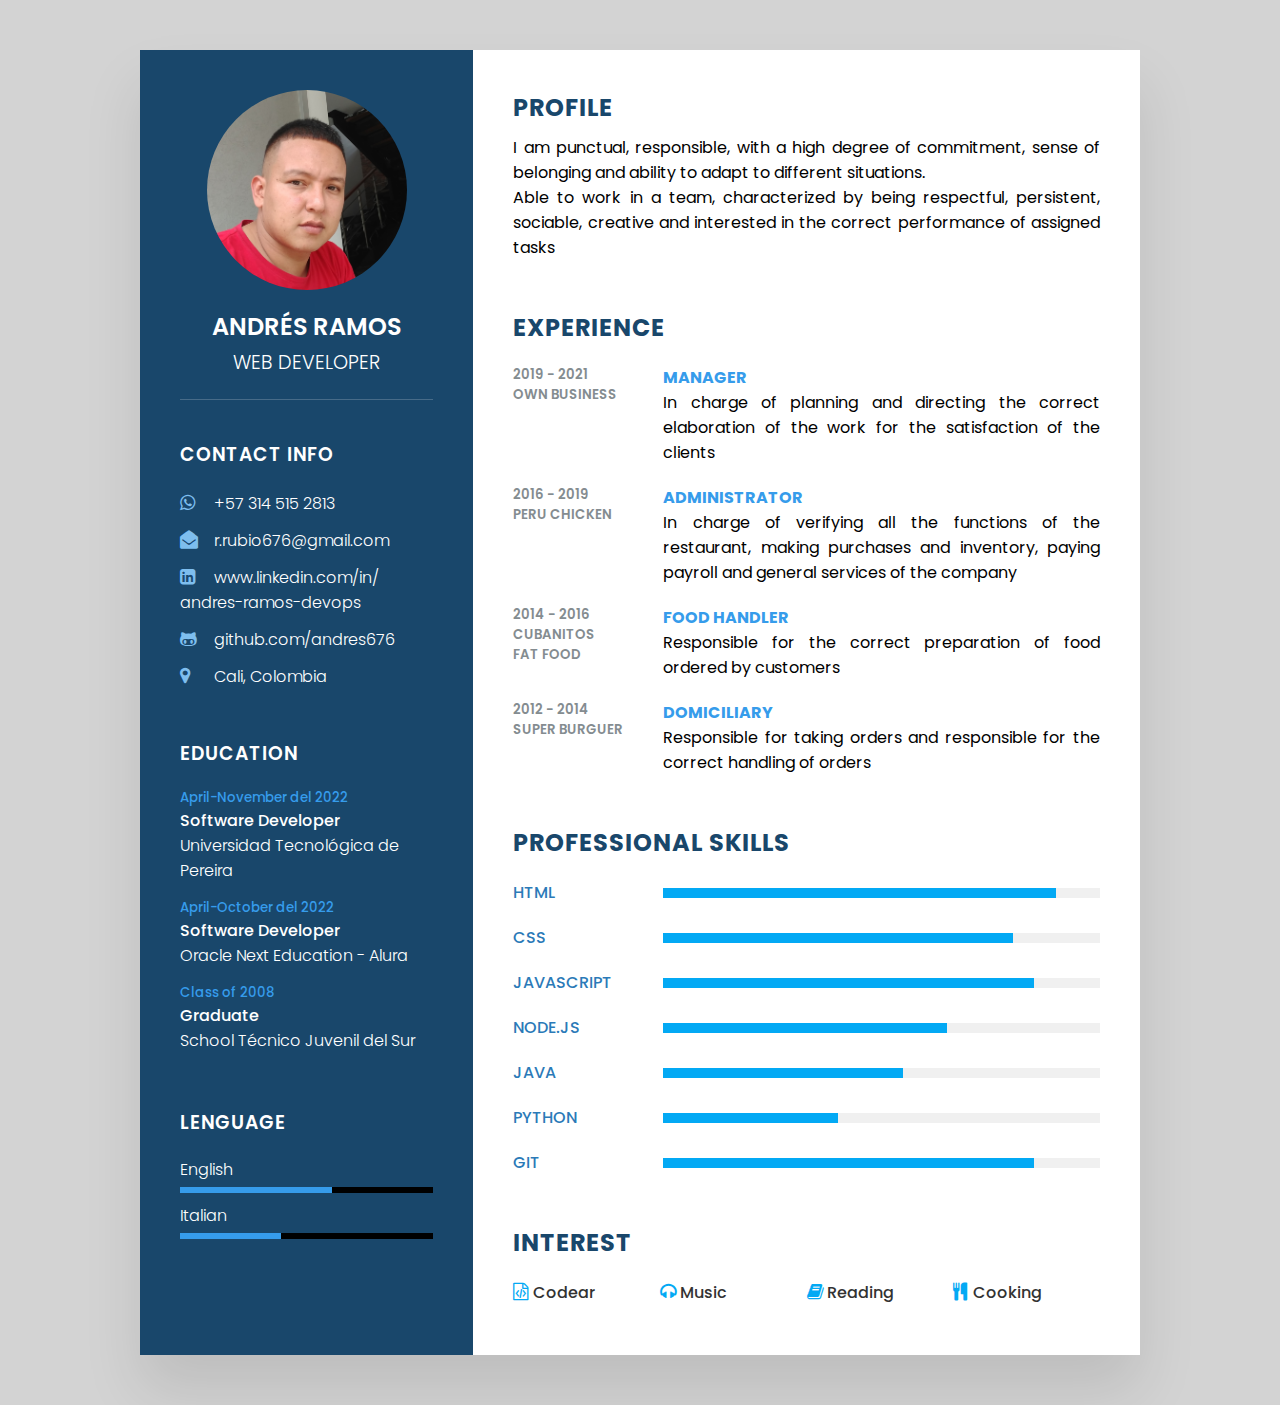
<file: index.html>
<!DOCTYPE html>
<html lang="en">
<head>
    <meta charset="UTF-8">
    <meta http-equiv="X-UA-Compatible" content="IE=edge">
    <meta name="viewport" content="width=device-width, initial-scale=1.0">
    <title>C Vitae</title>
    <link rel="stylesheet" href="https://cdnjs.cloudflare.com/ajax/libs/font-awesome/4.7.0/css/font-awesome.css" integrity="sha512-5A8nwdMOWrSz20fDsjczgUidUBR8liPYU+WymTZP1lmY9G6Oc7HlZv156XqnsgNUzTyMefFTcsFH/tnJE/+xBg==" crossorigin="anonymous" referrerpolicy="no-referrer" />
    <link rel="stylesheet" type="text/css" href="./src/assets/style.css">
    <link rel="stylesheet" type="text/css" href="./src/assets/container.css">
    <link rel="stylesheet" type="text/css" href="./src/assets/profileText.css">
    <link rel="stylesheet" type="text/css" href="./src/assets/contact.css">
    <link rel="stylesheet" type="text/css" href="./src/assets/about.css">
    <link rel="stylesheet" type="text/css" href="./src/assets/skills.css">
    <link rel="stylesheet" type="text/css" href="./src/assets/interest.css">
    <link rel="stylesheet" type="text/css" href="./src/assets/mediasquery.css">
</head>
<body>
<div class="container">
    <div class="left_side">
        <div class="profileText">
            <div class="imgBx">
                <img src="./src/img/imagen.png" alt="">
            </div>
            <h2>Andrés Ramos<br><span>Web Developer</span></h2>
        </div>
        <div class="contactInfo">
            <h3 class="title">Contact Info</h3>
            <ul>
                <li>
                    <span class="icon"><i class="fa fa-whatsapp" aria-hidden="true"></i></span>
                    <span class="text">+57 314 515 2813</span>
                </li>
                <li>
                    <span class="icon"><i class="fa fa-envelope-open" aria-hidden="true"></i></span>
                    <span class="text">r.rubio676@gmail.com</span>
                </li>
                <li>
                    <span class="icon"><i class="fa fa-linkedin-square" aria-hidden="true"></i></span>
                    <span class="text">www.linkedin.com/in/<br>andres-ramos-devops</span>
                </li>
                <li>
                    <span class="icon"><i class="fa fa-github-alt" aria-hidden="true"></i></span>
                    <span class="text">github.com/andres676</span>
                </li>
                <li>
                    <span class="icon"><i class="fa fa-map-marker" aria-hidden="true"></i>
                    </span>
                    <span class="text">Cali, Colombia</span>
                </li>
            </ul>
        </div>
        <div class="contactInfo education">
            <h3 class="title">Education</h3>
            <ul>
                <li>
                    <h5>April-November del 2022</h5>
                    <h4>Software Developer</h4>
                    <h4>Universidad Tecnológica de Pereira</h4>
                </li>                
                <li>
                    <h5>April-October del 2022</h5>
                    <h4>Software Developer</h4>
                    <h4>Oracle Next Education - Alura</h4>
                </li>                
                <li>
                    <h5>Class of 2008</h5>
                    <h4>Graduate</h4>
                    <h4>School Técnico Juvenil del Sur</h4>
                </li>                
            </ul>
        </div>
        <div class="contactInfo lenguage">
            <h3 class="title">Lenguage</h3>
            <ul>
                <li>
                    <span class="text">English</span>
                    <span class="percent">
                        <div style="width: 60%;"></div>
                    </span>
                </li>
                <li>
                    <span class="text">Italian</span>
                    <span class="percent">
                        <div style="width: 40%;"></div>
                    </span>
                </li>
            </ul>
        </div>
    </div>
    <div class="rigth_side">
        <div class="about">
            <h2 class="title2">Profile</h2>
            <p>I am punctual, responsible, with a high degree of commitment, sense of belonging and ability to adapt to different situations. <br>Able to work in a team, characterized by being respectful, persistent, sociable, creative and interested in the correct performance of assigned tasks</p>
        </div>
        <div class="about">
            <h2 class="title2">Experience</h2>
            <div class="box">
                <div class="year_company">
                    <h5>2019 - 2021</h5>
                    <h5>own business</h5>
                </div>
                <div class="text">
                    <h4>manager</h4>
                    <p>In charge of planning and directing the correct elaboration of the work for the satisfaction of the clients</p>
                </div>
            </div>
            <div class="box">
                <div class="year_company">
                    <h5>2016 - 2019</h5>
                    <h5>peru chicken</h5>
                </div>
                <div class="text">
                    <h4>administrator</h4>
                    <p>In charge of verifying all the functions of the restaurant, making purchases and inventory, paying payroll and general services of the company</p>
                </div>
            </div>
            <div class="box">
                <div class="year_company">
                    <h5>2014 - 2016</h5>
                    <h5>cubanitos <br>fat food</h5>
                </div>
                <div class="text">
                    <h4>food handler</h4>
                    <p>Responsible for the correct preparation of food ordered by customers</p>
                </div>
            </div>
            <div class="box">
                <div class="year_company">
                    <h5>2012 - 2014</h5>
                    <h5>super burguer</h5>
                </div>
                <div class="text">
                    <h4>domiciliary</h4>
                    <p>Responsible for taking orders and responsible for the correct handling of orders</p>
                </div>
            </div>
        </div>
        <div class="about skills">
            <h2 class="title2">Professional Skills</h2>
            <div class="box">
                <h4>html</h4>
                <div class="percent">
                    <div style="width: 90%"></div>
                </div>
            </div>
            <div class="box">
                <h4>CSS</h4>
                <div class="percent">
                    <div style="width: 80%"></div>
                </div>
            </div>
            <div class="box">
                <h4>JavaScript</h4>
                <div class="percent">
                    <div style="width: 85%"></div>
                </div>
            </div>
            <div class="box">
                <h4>node.js</h4>
                <div class="percent">
                    <div style="width: 65%"></div>
                </div>
            </div>
            <div class="box">
                <h4>Java</h4>
                <div class="percent">
                    <div style="width: 55%"></div>
                </div>
            </div>
            <div class="box">
                <h4>python</h4>
                <div class="percent">
                    <div style="width: 40%"></div>
                </div>
            </div>
            <div class="box">
                <h4>git</h4>
                <div class="percent">
                    <div style="width: 85%"></div>
                </div>
            </div>
        </div>
        <div class="about interest">
            <h2 class="title2">interest</h2>
            <ul>
                <li><i class="fa fa-file-code-o" aria-hidden="true"></i>Codear</li>
                <li><i class="fa fa-headphones" aria-hidden="true"></i>Music</li>
                <li><i class="fa fa-book" aria-hidden="true"></i>Reading</li>
                <li><i class="fa fa-cutlery" aria-hidden="true"></i>Cooking</li>
            </ul>
        </div>
    </div>
</div>    
</body>
</html>
</file>
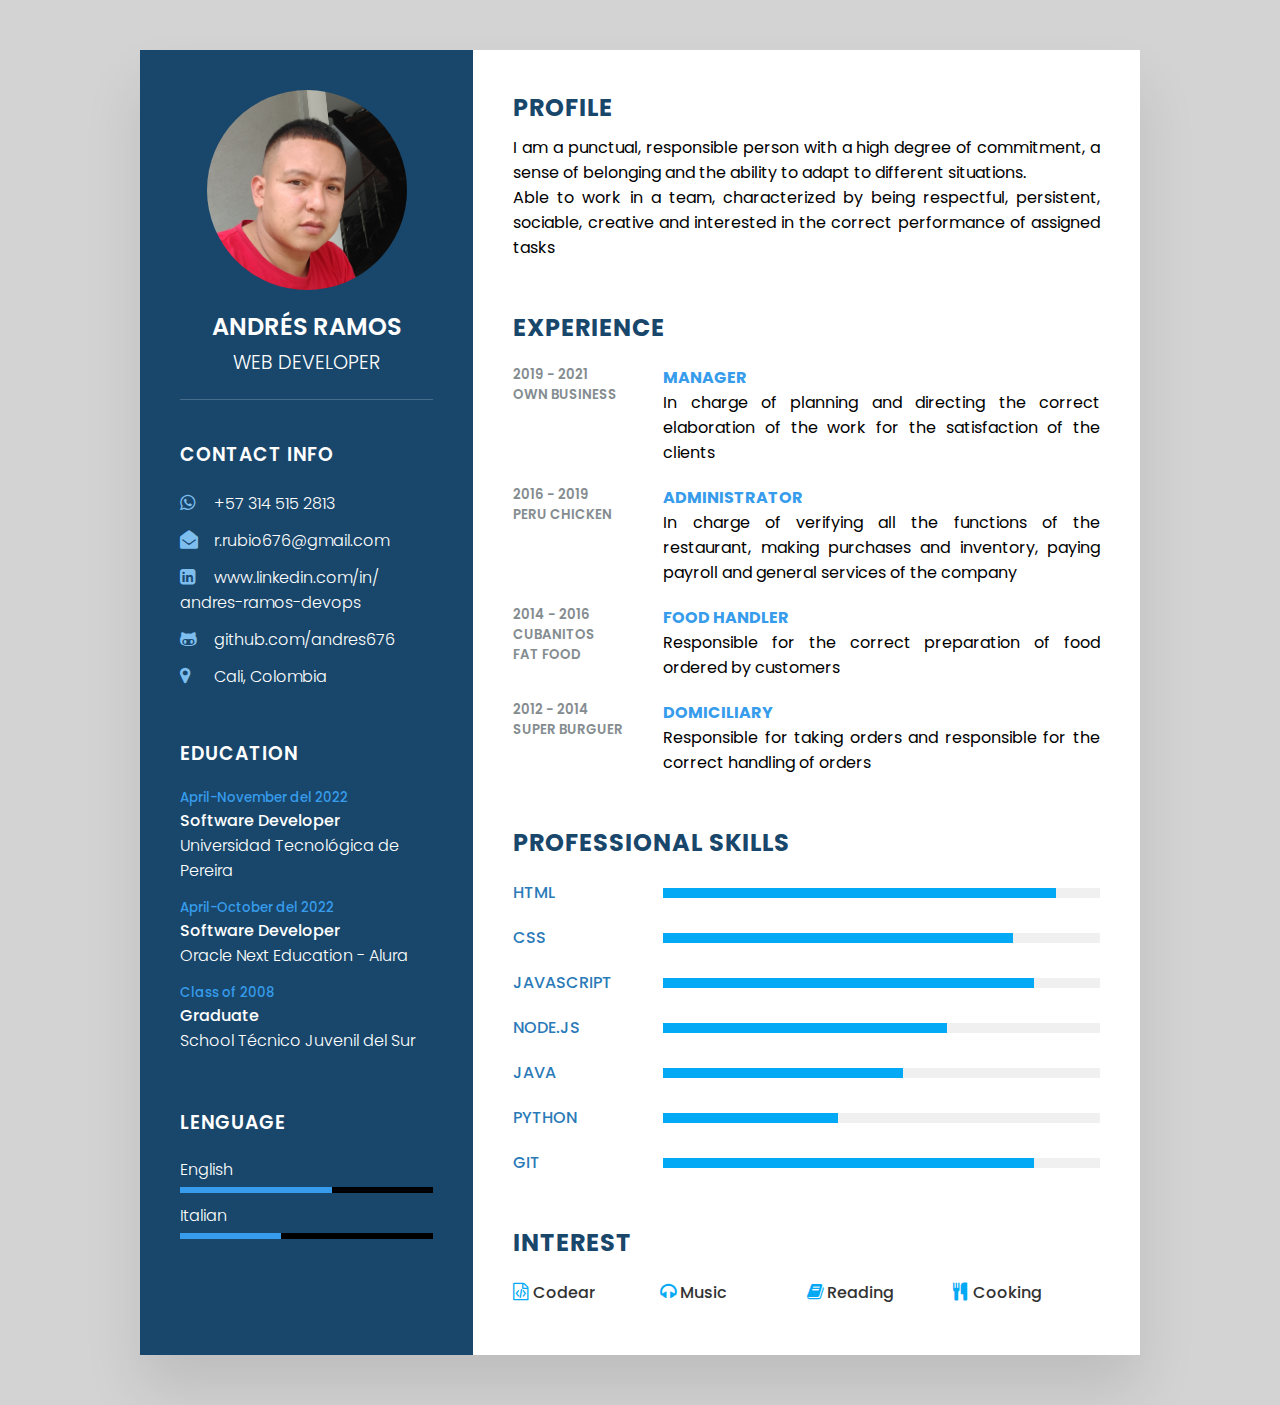
<file: src/index.html>
<!DOCTYPE html>
<html lang="en">
<head>
    <meta charset="UTF-8">
    <meta http-equiv="X-UA-Compatible" content="IE=edge">
    <meta name="viewport" content="width=device-width, initial-scale=1.0">
    <title>C Vitae</title>
    <link rel="stylesheet" href="https://cdnjs.cloudflare.com/ajax/libs/font-awesome/4.7.0/css/font-awesome.css" integrity="sha512-5A8nwdMOWrSz20fDsjczgUidUBR8liPYU+WymTZP1lmY9G6Oc7HlZv156XqnsgNUzTyMefFTcsFH/tnJE/+xBg==" crossorigin="anonymous" referrerpolicy="no-referrer" />
    <link rel="stylesheet" type="text/css" href="./assets/style.css">
    <link rel="stylesheet" type="text/css" href="./assets/container.css">
    <link rel="stylesheet" type="text/css" href="./assets/profileText.css">
    <link rel="stylesheet" type="text/css" href="./assets/contact.css">
    <link rel="stylesheet" type="text/css" href="./assets/about.css">
    <link rel="stylesheet" type="text/css" href="./assets/skills.css">
    <link rel="stylesheet" type="text/css" href="./assets/interest.css">
    <link rel="stylesheet" type="text/css" href="./assets/mediasquery.css">
</head>
<body>
<div class="container">
    <div class="left_side">
        <div class="profileText">
            <div class="imgBx">
                <img src="./img/imagen.png" alt="">
            </div>
            <h2>Andrés Ramos<br><span>Web Developer</span></h2>
        </div>
        <div class="contactInfo">
            <h3 class="title">Contact Info</h3>
            <ul>
                <li>
                    <span class="icon"><i class="fa fa-whatsapp" aria-hidden="true"></i></span>
                    <span class="text">+57 314 515 2813</span>
                </li>
                <li>
                    <span class="icon"><i class="fa fa-envelope-open" aria-hidden="true"></i></span>
                    <span class="text">r.rubio676@gmail.com</span>
                </li>
                <li>
                    <span class="icon"><i class="fa fa-linkedin-square" aria-hidden="true"></i></span>
                    <span class="text">www.linkedin.com/in/<br>andres-ramos-devops</span>
                </li>
                <li>
                    <span class="icon"><i class="fa fa-github-alt" aria-hidden="true"></i></span>
                    <span class="text">github.com/andres676</span>
                </li>
                <li>
                    <span class="icon"><i class="fa fa-map-marker" aria-hidden="true"></i>
                    </span>
                    <span class="text">Cali, Colombia</span>
                </li>
            </ul>
        </div>
        <div class="contactInfo education">
            <h3 class="title">Education</h3>
            <ul>
                <li>
                    <h5>April-November del 2022</h5>
                    <h4>Software Developer</h4>
                    <h4>Universidad Tecnológica de Pereira</h4>
                </li>                
                <li>
                    <h5>April-October del 2022</h5>
                    <h4>Software Developer</h4>
                    <h4>Oracle Next Education - Alura</h4>
                </li>                
                <li>
                    <h5>Class of 2008</h5>
                    <h4>Graduate</h4>
                    <h4>School Técnico Juvenil del Sur</h4>
                </li>                
            </ul>
        </div>
        <div class="contactInfo lenguage">
            <h3 class="title">Lenguage</h3>
            <ul>
                <li>
                    <span class="text">English</span>
                    <span class="percent">
                        <div style="width: 60%;"></div>
                    </span>
                </li>
                <li>
                    <span class="text">Italian</span>
                    <span class="percent">
                        <div style="width: 40%;"></div>
                    </span>
                </li>
            </ul>
        </div>
    </div>
    <div class="rigth_side">
        <div class="about">
            <h2 class="title2">Profile</h2>
            <p>I am a punctual, responsible person with a high degree of commitment, a sense of belonging and the ability to adapt to different situations. <br>Able to work in a team, characterized by being respectful, persistent, sociable, creative and interested in the correct performance of assigned tasks</p>
        </div>
        <div class="about">
            <h2 class="title2">Experience</h2>
            <div class="box">
                <div class="year_company">
                    <h5>2019 - 2021</h5>
                    <h5>own business</h5>
                </div>
                <div class="text">
                    <h4>manager</h4>
                    <p>In charge of planning and directing the correct elaboration of the work for the satisfaction of the clients</p>
                </div>
            </div>
            <div class="box">
                <div class="year_company">
                    <h5>2016 - 2019</h5>
                    <h5>peru chicken</h5>
                </div>
                <div class="text">
                    <h4>administrator</h4>
                    <p>In charge of verifying all the functions of the restaurant, making purchases and inventory, paying payroll and general services of the company</p>
                </div>
            </div>
            <div class="box">
                <div class="year_company">
                    <h5>2014 - 2016</h5>
                    <h5>cubanitos <br>fat food</h5>
                </div>
                <div class="text">
                    <h4>food handler</h4>
                    <p>Responsible for the correct preparation of food ordered by customers</p>
                </div>
            </div>
            <div class="box">
                <div class="year_company">
                    <h5>2012 - 2014</h5>
                    <h5>super burguer</h5>
                </div>
                <div class="text">
                    <h4>domiciliary</h4>
                    <p>Responsible for taking orders and responsible for the correct handling of orders</p>
                </div>
            </div>
        </div>
        <div class="about skills">
            <h2 class="title2">Professional Skills</h2>
            <div class="box">
                <h4>html</h4>
                <div class="percent">
                    <div style="width: 90%"></div>
                </div>
            </div>
            <div class="box">
                <h4>CSS</h4>
                <div class="percent">
                    <div style="width: 80%"></div>
                </div>
            </div>
            <div class="box">
                <h4>JavaScript</h4>
                <div class="percent">
                    <div style="width: 85%"></div>
                </div>
            </div>
            <div class="box">
                <h4>node.js</h4>
                <div class="percent">
                    <div style="width: 65%"></div>
                </div>
            </div>
            <div class="box">
                <h4>Java</h4>
                <div class="percent">
                    <div style="width: 55%"></div>
                </div>
            </div>
            <div class="box">
                <h4>python</h4>
                <div class="percent">
                    <div style="width: 40%"></div>
                </div>
            </div>
            <div class="box">
                <h4>git</h4>
                <div class="percent">
                    <div style="width: 85%"></div>
                </div>
            </div>
        </div>
        <div class="about interest">
            <h2 class="title2">interest</h2>
            <ul>
                <li><i class="fa fa-file-code-o" aria-hidden="true"></i>Codear</li>
                <li><i class="fa fa-headphones" aria-hidden="true"></i>Music</li>
                <li><i class="fa fa-book" aria-hidden="true"></i>Reading</li>
                <li><i class="fa fa-cutlery" aria-hidden="true"></i>Cooking</li>
            </ul>
        </div>
    </div>
</div>    
</body>
</html>
</file>
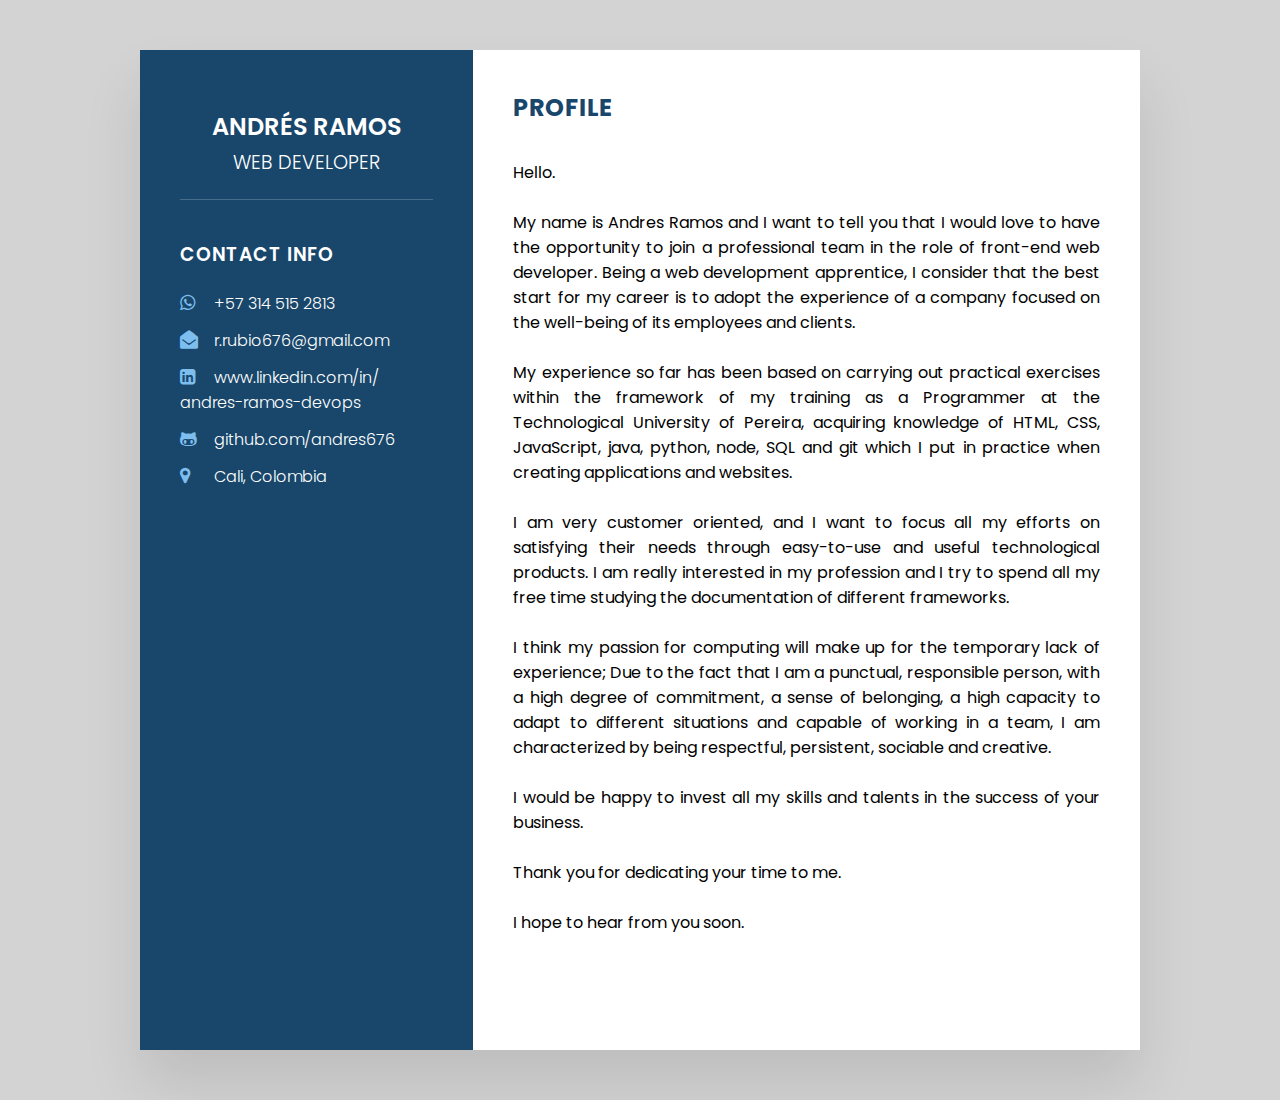
<file: CoverLetter.html>
<!DOCTYPE html>
<html lang="en">
<head>
    <meta charset="UTF-8">
    <meta http-equiv="X-UA-Compatible" content="IE=edge">
    <meta name="viewport" content="width=device-width, initial-scale=1.0">
    <title>C Vitae</title>
    <link rel="stylesheet" href="https://cdnjs.cloudflare.com/ajax/libs/font-awesome/4.7.0/css/font-awesome.css" integrity="sha512-5A8nwdMOWrSz20fDsjczgUidUBR8liPYU+WymTZP1lmY9G6Oc7HlZv156XqnsgNUzTyMefFTcsFH/tnJE/+xBg==" crossorigin="anonymous" referrerpolicy="no-referrer" />
    <link rel="stylesheet" type="text/css" href="./src/assets/style.css">
    <link rel="stylesheet" type="text/css" href="./src/assets/container.css">
    <link rel="stylesheet" type="text/css" href="./src/assets/profileText.css">
    <link rel="stylesheet" type="text/css" href="./src/assets/contact.css">
    <link rel="stylesheet" type="text/css" href="./src/assets/about.css">
    <link rel="stylesheet" type="text/css" href="./src/assets/mediasquery.css">
</head>
<body>
<div class="container">
    <div class="left_side">
        <div class="profileText">
            <h2>Andrés Ramos<br><span>Web Developer</span></h2>
        </div>
        <div class="contactInfo">
            <h3 class="title">Contact Info</h3>
            <ul>
                <li>
                    <span class="icon"><i class="fa fa-whatsapp" aria-hidden="true"></i></span>
                    <span class="text">+57 314 515 2813</span>
                </li>
                <li>
                    <span class="icon"><i class="fa fa-envelope-open" aria-hidden="true"></i></span>
                    <span class="text">r.rubio676@gmail.com</span>
                </li>
                <li>
                    <span class="icon"><i class="fa fa-linkedin-square" aria-hidden="true"></i></span>
                    <span class="text">www.linkedin.com/in/<br>andres-ramos-devops</span>
                </li>
                <li>
                    <span class="icon"><i class="fa fa-github-alt" aria-hidden="true"></i></span>
                    <span class="text">github.com/andres676</span>
                </li>
                <li>
                    <span class="icon"><i class="fa fa-map-marker" aria-hidden="true"></i>
                    </span>
                    <span class="text">Cali, Colombia</span>
                </li>
            </ul>
        </div>
    </div>
    <div class="rigth_side">
        <div class="about">
            <h2 class="title2">Profile</h2>
            <p>
                <br>
                Hello.
                <br>
                <br>
                My name is Andres Ramos and I want to tell you that I would love to have the opportunity to join a professional team in the role of front-end web developer. Being a web development apprentice, I consider that the best start for my career is to adopt the experience of a company focused on the well-being of its employees and clients.
                <br>
                <br>                
                My experience so far has been based on carrying out practical exercises within the framework of my training as a Programmer at the Technological University of Pereira, acquiring knowledge of HTML, CSS, JavaScript, java, python, node, SQL and git which I put in practice when creating applications and websites.
                <br>
                <br>
                I am very customer oriented, and I want to focus all my efforts on satisfying their needs through easy-to-use and useful technological products. I am really interested in my profession and I try to spend all my free time studying the documentation of different frameworks.
                <br>
                <br>
                I think my passion for computing will make up for the temporary lack of experience; Due to the fact that I am a punctual, responsible person, with a high degree of commitment, a sense of belonging, a high capacity to adapt to different situations and capable of working in a team, I am characterized by being respectful, persistent, sociable and creative.
                <br>
                <br>
                I would be happy to invest all my skills and talents in the success of your business.
                <br> 
                <br> 
                Thank you for dedicating your time to me. 
                <br>
                <br>
                I hope to hear from you soon.                
                </p>
        </div> 
    </div>    
</div>    
</body>
</html>
</file>
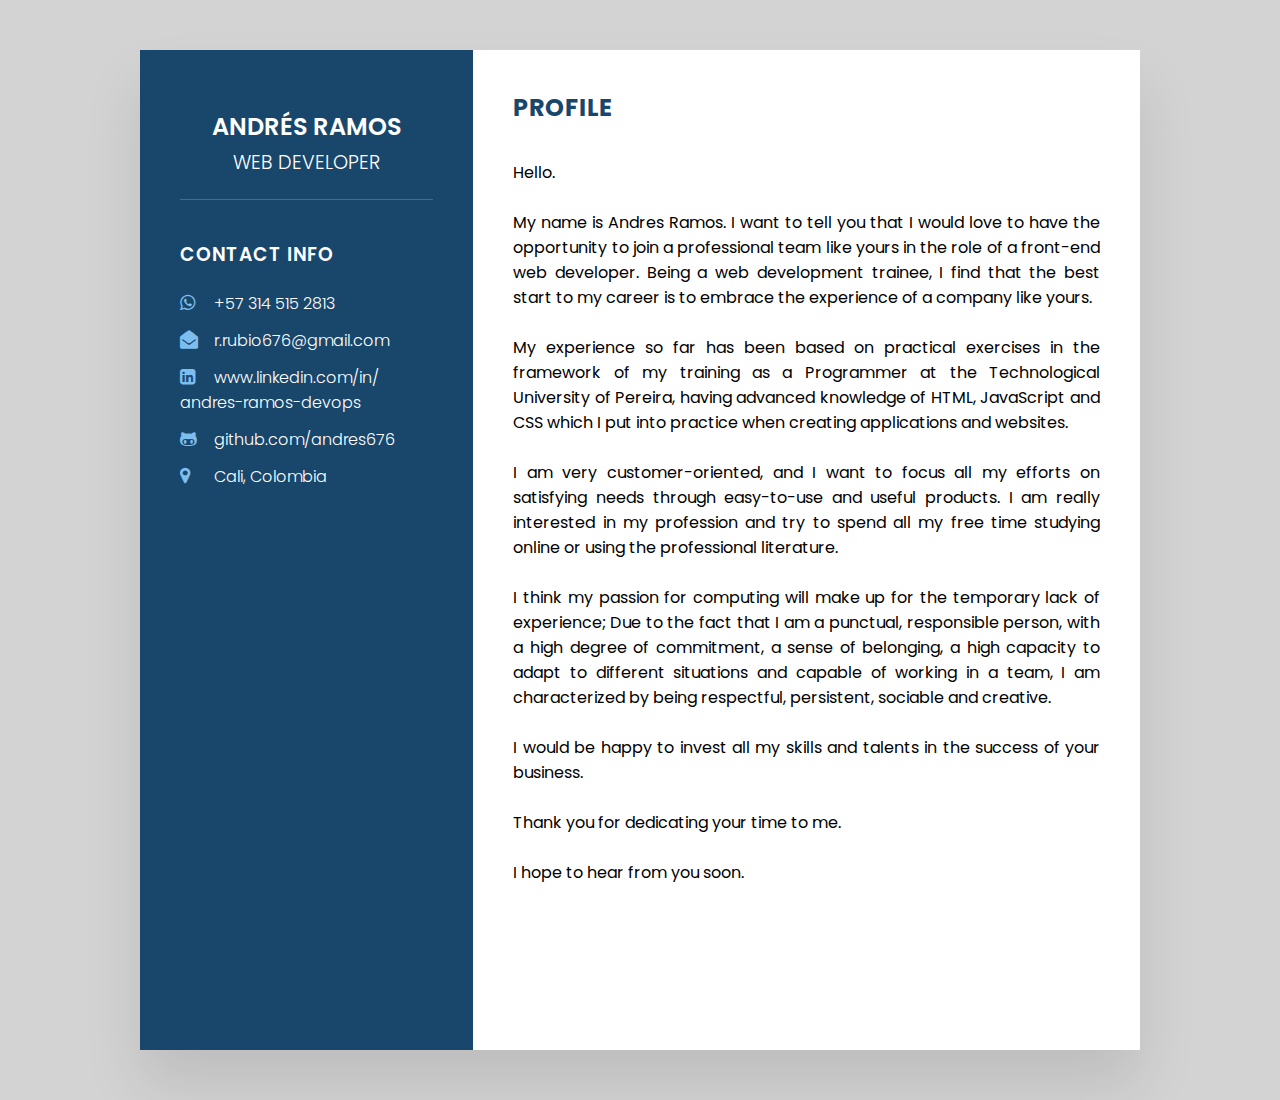
<file: src/views/CoverLetter.html>
<!DOCTYPE html>
<html lang="en">
<head>
    <meta charset="UTF-8">
    <meta http-equiv="X-UA-Compatible" content="IE=edge">
    <meta name="viewport" content="width=device-width, initial-scale=1.0">
    <title>C Vitae</title>
    <link rel="stylesheet" href="https://cdnjs.cloudflare.com/ajax/libs/font-awesome/4.7.0/css/font-awesome.css" integrity="sha512-5A8nwdMOWrSz20fDsjczgUidUBR8liPYU+WymTZP1lmY9G6Oc7HlZv156XqnsgNUzTyMefFTcsFH/tnJE/+xBg==" crossorigin="anonymous" referrerpolicy="no-referrer" />
    <link rel="stylesheet" type="text/css" href="../assets/style.css">
    <link rel="stylesheet" type="text/css" href="../assets/container.css">
    <link rel="stylesheet" type="text/css" href="../assets/profileText.css">
    <link rel="stylesheet" type="text/css" href="../assets/contact.css">
    <link rel="stylesheet" type="text/css" href="../assets/about.css">
    <link rel="stylesheet" type="text/css" href="../assets/mediasquery.css">
</head>
<body>
<div class="container">
    <div class="left_side">
        <div class="profileText">
            <h2>Andrés Ramos<br><span>Web Developer</span></h2>
        </div>
        <div class="contactInfo">
            <h3 class="title">Contact Info</h3>
            <ul>
                <li>
                    <span class="icon"><i class="fa fa-whatsapp" aria-hidden="true"></i></span>
                    <span class="text">+57 314 515 2813</span>
                </li>
                <li>
                    <span class="icon"><i class="fa fa-envelope-open" aria-hidden="true"></i></span>
                    <span class="text">r.rubio676@gmail.com</span>
                </li>
                <li>
                    <span class="icon"><i class="fa fa-linkedin-square" aria-hidden="true"></i></span>
                    <span class="text">www.linkedin.com/in/<br>andres-ramos-devops</span>
                </li>
                <li>
                    <span class="icon"><i class="fa fa-github-alt" aria-hidden="true"></i></span>
                    <span class="text">github.com/andres676</span>
                </li>
                <li>
                    <span class="icon"><i class="fa fa-map-marker" aria-hidden="true"></i>
                    </span>
                    <span class="text">Cali, Colombia</span>
                </li>
            </ul>
        </div>
    </div>
    <div class="rigth_side">
        <div class="about">
            <h2 class="title2">Profile</h2>
            <p>
                <br>
                Hello.
                <br>
                <br>
                My name is Andres Ramos. I want to tell you that I would love to have the opportunity to join a professional team like yours in the role of a front-end web developer. Being a web development trainee, I find that the best start to my career is to embrace the experience of a company like yours.
                <br>
                <br>                
                My experience so far has been based on practical exercises in the framework of my training as a Programmer at the Technological University of Pereira, having advanced knowledge of HTML, JavaScript and CSS which I put into practice when creating applications and websites.
                <br>
                <br>
                I am very customer-oriented, and I want to focus all my efforts on satisfying needs through easy-to-use and useful products. I am really interested in my profession and try to spend all my free time studying online or using the professional literature.
                <br>
                <br>
                I think my passion for computing will make up for the temporary lack of experience; Due to the fact that I am a punctual, responsible person, with a high degree of commitment, a sense of belonging, a high capacity to adapt to different situations and capable of working in a team, I am characterized by being respectful, persistent, sociable and creative.
                <br>
                <br>
                I would be happy to invest all my skills and talents in the success of your business.
                <br> 
                <br> 
                Thank you for dedicating your time to me. 
                <br>
                <br>
                I hope to hear from you soon.                
                </p>
        </div> 
    </div>    
</div>    
</body>
</html>
</file>
<file: src/assets/style.css>
@import url('https://fonts.googleapis.com/css?family=Poppins:200,300,400,500,600,700,800,900&display_swap');
*
{
    margin: 0;
    padding: 0;
    box-sizing: border-box;
    font-family: 'Poppins', sans-serif;
}
body 
{
    background: lightgrey;
    display: flex;
    justify-content: center;
    align-items: center;
    min-height: 100vh;
}
/* colores azul
    #19476B-
    #7EBEEE-
    #369CEB
    #39556B
    #2B7AB8
*/
</file>
<file: src/assets/container.css>
.container
{
    position: relative;
    width: 100%;
    max-width: 1000px;
    min-height: 1000px;
    background: #fff;
    margin: 50px; 
    display: grid;
    grid-template-columns: 1fr 2fr;
    box-shadow: 0 35px 55px rgba(0,0,0,0.1);   
}
.container .left_side
{
    position: relative;
    background: #19476B;
    padding: 40px;
}
.container .rigth_side
{
    position: relative;
    background: #fff;
    padding: 40px;
}
</file>
<file: src/assets/profileText.css>
.profileText
{
    position: relative;
    display: flex;
    flex-direction: column;
    align-items: center;
    padding-bottom: 20px;
    border-bottom: 1px solid rgba(255,255,255,0.2);
}
.profileText .imgBx
{  
    position: relative;
    width: 200px;
    height: 200px;
    border-radius: 50%;
    overflow: hidden;
}
.profileText .imgBx img
{ 
    position: absolute;
    top: 0;
    left: 0;
    width: 100%;
    height: 100%;
    object-fit: cover;
}
.profileText h2
{
    color:#fff;
    font-size: 1.5em;
    margin-top: 20px;
    text-transform: uppercase;
    text-align: center;
    font-weight: 600;
    line-height: 1.4em;
}
.profileText h2 span
{
    font-size: 0.8em;
    font-weight: 300;
}
</file>
<file: src/assets/contact.css>
.contactInfo
{
    padding-top: 40px;
}
.title
{
    color: #fff;
    text-transform: uppercase;
    font-weight: 600;
    letter-spacing: 1px;
    margin-bottom: 20px;
}
.contactInfo ul
{
    position: relative;
}
.contactInfo ul li
{
    position: relative;
    list-style: none;
    margin: 10px 0;
    cursor: pointer;
}
.contactInfo ul li .icon
{
    display: inline-block;
    width: 30px;
    font-size: 18px;
    color: #7EBEEE;
}
.contactInfo ul li span
{
    color: #fff;
    font-weight: 300;
}
.contactInfo.education li
{
    margin-bottom: 15px;
}
.contactInfo.education h5
{
    color: #369CEB;
    font-weight: 500;
}
.contactInfo.education h4:nth-child(2)
{
    color: #fff;
    font-weight: 500;
}
.contactInfo.education h4
{
    color: #fff;
    font-weight: 300;
}
.contactInfo.lenguage .percent
{
    position: relative;
    width: 100%;
    height: 6px;
    background: #000;
    display: block;
    margin-top: 5px;
}
.contactInfo.lenguage .percent div
{
    position: absolute;
    top: 0;
    left: 0;
    height: 100%;
    background: #369CEB;
}
</file>
<file: src/assets/about.css>
.about
{
    margin-bottom: 50px;
}
.about:last-child
{
    margin-bottom: 0;
}
.title2
{
    color: #19476B;
    text-transform: uppercase;
    letter-spacing: 1px;
    margin-bottom: 10px;
}
p
{
    text-align: justify;
    color: #000;
}
.about .box
{
    display: flex;
    flex-direction: row;
    margin: 20px 0;
}
.about .box .year_company
{
    min-width: 150px;
}
.about .box .year_company h5
{
    text-transform: uppercase;
    color: #848c90;
    font-weight: 600;
}
.about .box .text h4
{
    text-transform: uppercase;
    color: #369CEB;
    font-size: 16px;
}
</file>
<file: src/assets/skills.css>
.skills .box
{
    position: relative;
    width: 100%;
    display: grid;
    grid-template-columns: 150px 1fr;
    justify-content: center;
    align-items: center;
}
.skills .box h4
{
    text-transform: uppercase;
    color: #2B7AB8;
    font-weight: 500;
}
.skills .box .percent
{
    position: relative;
    width: 100%;
    height: 10px;
    background: #f0f0f0;
}
.skills .box .percent div
{
    position: absolute;
    top: 0;
    left: 0;
    height: 100%;
    background: #03a9f4;
}
</file>
<file: src/assets/interest.css>
.interest ul
{
    display: grid;
    grid-template-columns: repeat(4,1fr);
}
.interest ul li
{
    list-style: none;
    color: #333;
    font-weight: 500;
    margin: 10px 0;
}
.interest ul li .fa
{
    color: #03a9f4;
    font-size: 18px;
    width: 20px;
}
</file>
<file: src/assets/mediasquery.css>
@media (max-width: 1000px)
{
    .container
    {
        margin: 10px;
        grid-template-columns: repeat(1,1fr);
    }
    .interest ul
    {
        grid-template-columns: repeat(2,1fr);
    }
}
@media (max-width: 600px)
{
    .about .box
    {
        flex-direction: column;
    }
    .about .box .year_company
    {
        margin-bottom: 5px;
    }
    .interest ul
    {
        grid-template-columns: repeat(1,1fr);
    }
    .skills .box
    {
        grid-template-columns: repeat(1,1fr);
    }
}
</file>
